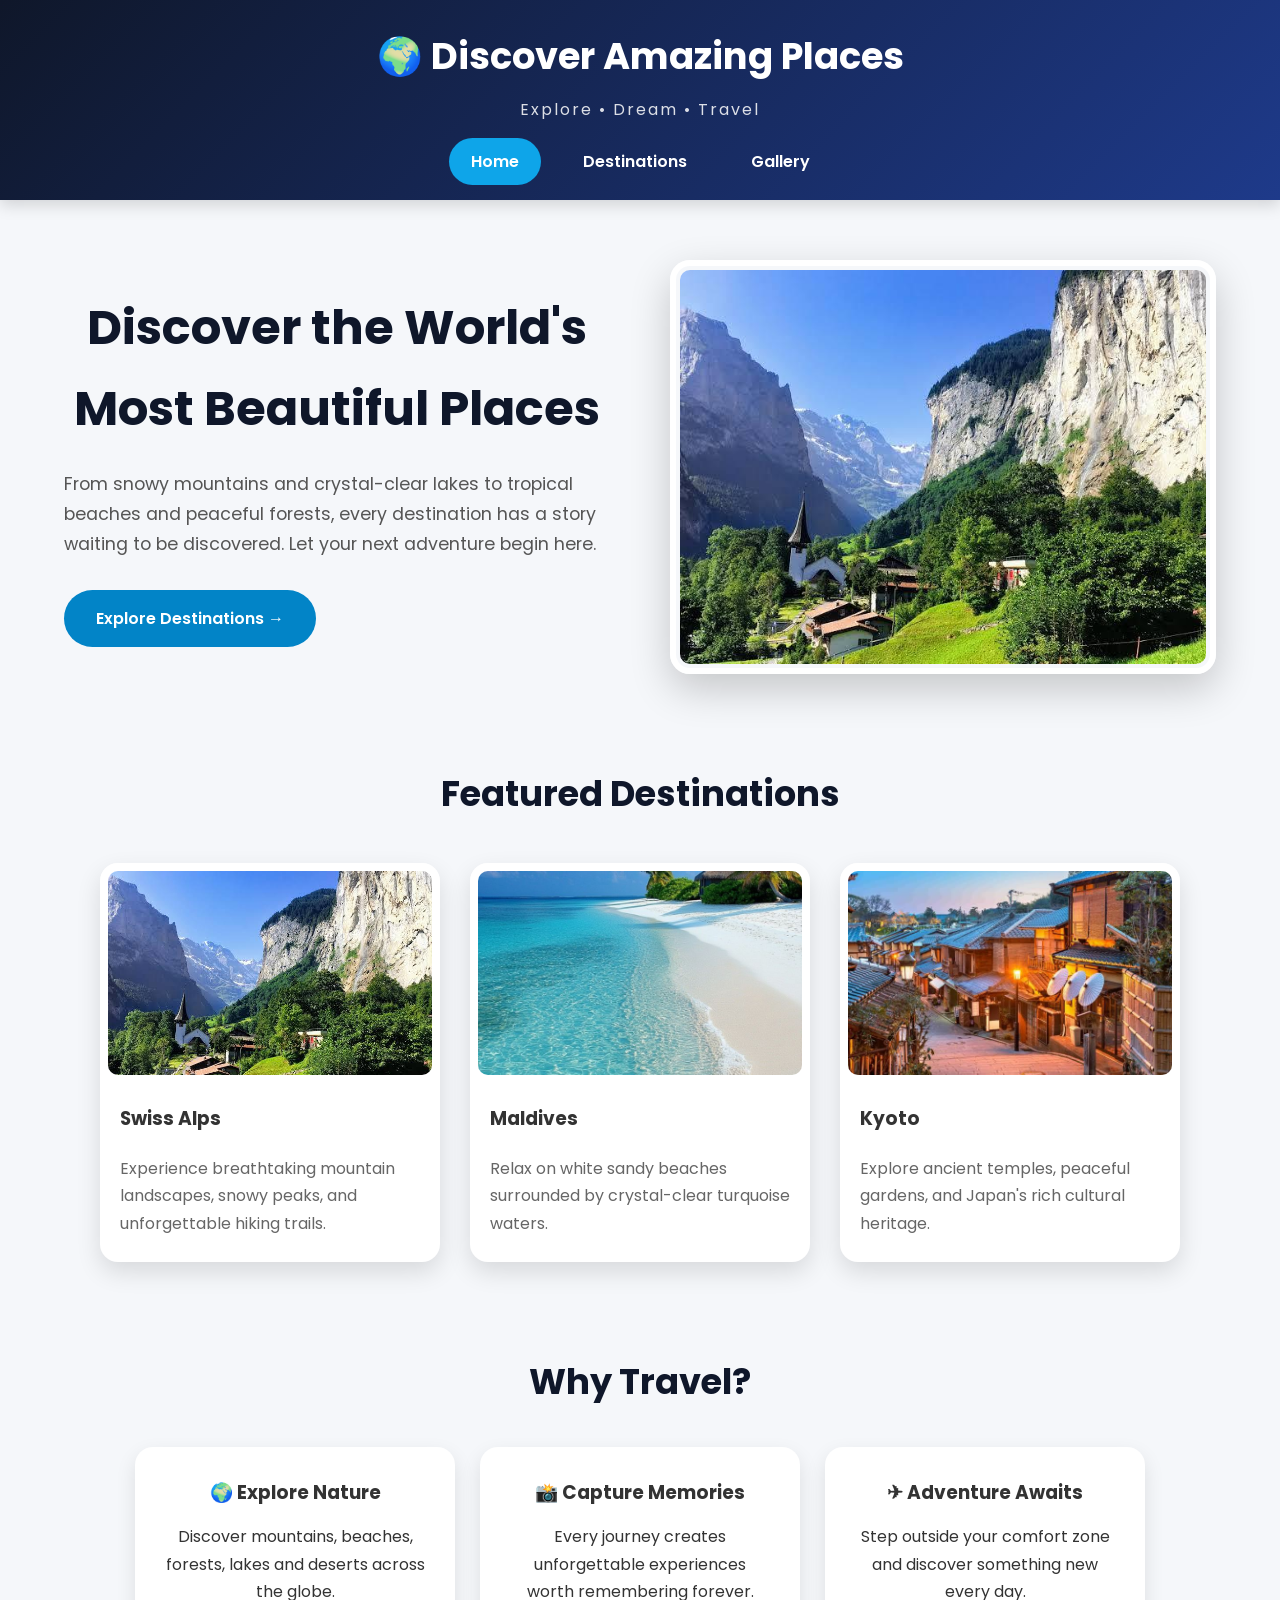
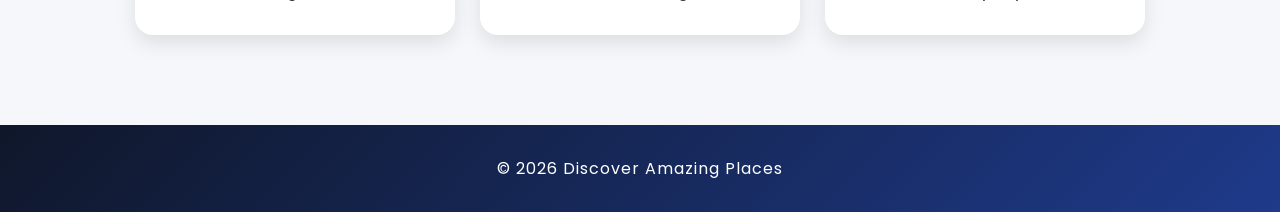
<file: index.html>
<!DOCTYPE html>
<html lang="en">

<head>
    <meta charset="UTF-8">
    <meta name="viewport" content="width=device-width, initial-scale=1.0">
    <title>Discover Amazing Places</title>

    <link rel="stylesheet" href="css/style.css">
</head>

<body>

    <!-- Skip Link -->
    <a href="#main-content" class="skip-link">Skip to Main Content</a>

    <!-- Header -->
    <header>

        <div class="logo">
            <h1>🌍 Discover Amazing Places</h1>
            <p>Explore • Dream • Travel</p>
        </div>

        <!-- Navigation -->
        <nav>
            <ul class="nav-menu">
                <li><a href="index.html" class="active">Home</a></li>
                <li><a href="places.html">Destinations</a></li>
                <li><a href="gallery.html">Gallery</a></li>
            </ul>
        </nav>

    </header>

    <!-- Main Content -->
    <main id="main-content">

        <!-- Hero Section -->
        <section class="hero">

            <div class="hero-text">

                <h2>Discover the World's Most Beautiful Places</h2>

                <p>
                    From snowy mountains and crystal-clear lakes to tropical beaches
                    and peaceful forests, every destination has a story waiting to
                    be discovered. Let your next adventure begin here.
                </p>

                <a href="places.html" class="btn">Explore Destinations →</a>

            </div>

            <div class="hero-image">

                <img src="images/mountain.jpg"
                    alt="Snow-covered mountains during sunrise">

            </div>

        </section>

        <!-- Featured Destinations -->
        <section class="featured">

            <h2>Featured Destinations</h2>

            <div class="featured-cards">

                <article class="card">

                    <img src="images/mountain.jpg"
                        alt="Swiss Alps mountains">

                    <h3>Swiss Alps</h3>

                    <p>
                        Experience breathtaking mountain landscapes,
                        snowy peaks, and unforgettable hiking trails.
                    </p>

                </article>

                <article class="card">

                    <img src="images/beach.jpg"
                        alt="Maldives beach">

                    <h3>Maldives</h3>

                    <p>
                        Relax on white sandy beaches surrounded by
                        crystal-clear turquoise waters.
                    </p>

                </article>

                <article class="card">

                    <img src="images/city.jpg"
                        alt="Kyoto city in Japan">

                    <h3>Kyoto</h3>

                    <p>
                        Explore ancient temples, peaceful gardens,
                        and Japan's rich cultural heritage.
                    </p>

                </article>

            </div>

        </section>

        <!-- Why Travel -->
        <section class="why-travel">

            <h2>Why Travel?</h2>

            <div class="travel-boxes">

                <div class="box">
                    <h3>🌍 Explore Nature</h3>
                    <p>
                        Discover mountains, beaches, forests,
                        lakes and deserts across the globe.
                    </p>
                </div>

                <div class="box">
                    <h3>📸 Capture Memories</h3>
                    <p>
                        Every journey creates unforgettable
                        experiences worth remembering forever.
                    </p>
                </div>

                <div class="box">
                    <h3>✈ Adventure Awaits</h3>
                    <p>
                        Step outside your comfort zone and
                        discover something new every day.
                    </p>
                </div>

            </div>

        </section>

    </main>

    <!-- Footer -->
    <footer>

        <p>
            © 2026 Discover Amazing Places 
        </p>

    </footer>

</body>

</html>
</file>
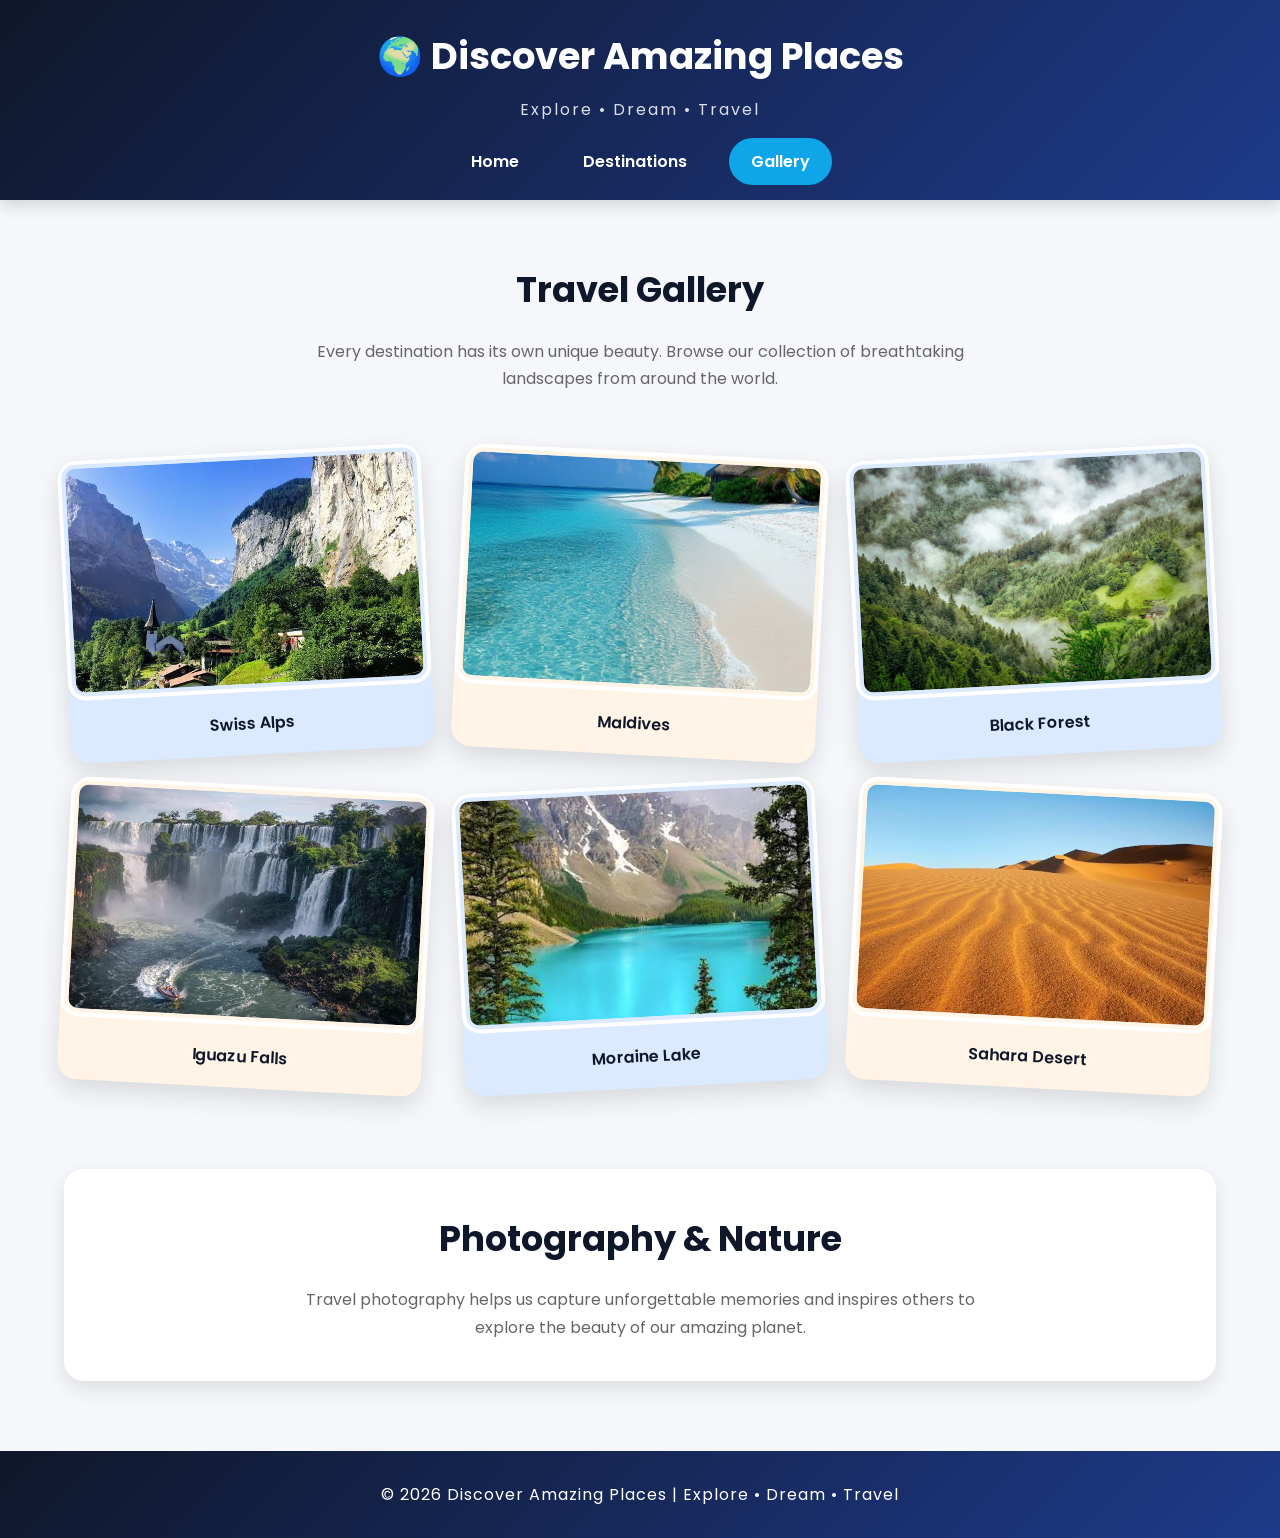
<file: gallery.html>
<!DOCTYPE html>
<html lang="en">

<head>
    <meta charset="UTF-8">
    <meta name="viewport" content="width=device-width, initial-scale=1.0">
    <title>Travel Gallery | Discover Amazing Places</title>

    <link rel="stylesheet" href="css/style.css">
</head>

<body>

    <!-- Skip Link -->
    <a href="#main-content" class="skip-link">Skip to Main Content</a>

    <!-- Header -->
    <header>

        <div class="logo">
            <h1>🌍 Discover Amazing Places</h1>
            <p>Explore • Dream • Travel</p>
        </div>

        <!-- Navigation -->
        <nav>
            <ul class="nav-menu">
                <li><a href="index.html">Home</a></li>
                <li><a href="places.html">Destinations</a></li>
                <li><a href="gallery.html" class="active">Gallery</a></li>
            </ul>
        </nav>

    </header>

    <!-- Main -->
    <main id="main-content">

        <section class="page-banner">

            <h2>Travel Gallery</h2>

            <p>
                Every destination has its own unique beauty.
                Browse our collection of breathtaking landscapes
                from around the world.
            </p>

        </section>

        <section class="gallery">

            <div class="gallery-grid">

                <figure>
                    <img src="images/mountain.jpg" alt="Snowy Swiss Alps">
                    <figcaption>Swiss Alps</figcaption>
                </figure>

                <figure>
                    <img src="images/beach.jpg" alt="Beach in the Maldives">
                    <figcaption>Maldives</figcaption>
                </figure>

                <figure>
                    <img src="images/forest.jpg" alt="Black Forest in Germany">
                    <figcaption>Black Forest</figcaption>
                </figure>

                <figure>
                    <img src="images/waterfall.jpg" alt="Iguazu Falls">
                    <figcaption>Iguazu Falls</figcaption>
                </figure>

                <figure>
                    <img src="images/lake.jpg" alt="Moraine Lake in Canada">
                    <figcaption>Moraine Lake</figcaption>
                </figure>

                <figure>
                    <img src="images/desert.jpg" alt="Sand dunes in the Sahara Desert">
                    <figcaption>Sahara Desert</figcaption>
                </figure>

            </div>

        </section>

        <section class="gallery-info">

            <h2>Photography & Nature</h2>

            <p>
                Travel photography helps us capture unforgettable
                memories and inspires others to explore the beauty
                of our amazing planet.
            </p>

        </section>

    </main>

    <!-- Footer -->
    <footer>

        <p>
            © 2026 Discover Amazing Places |
            Explore • Dream • Travel
        </p>

    </footer>

</body>

</html>
</file>
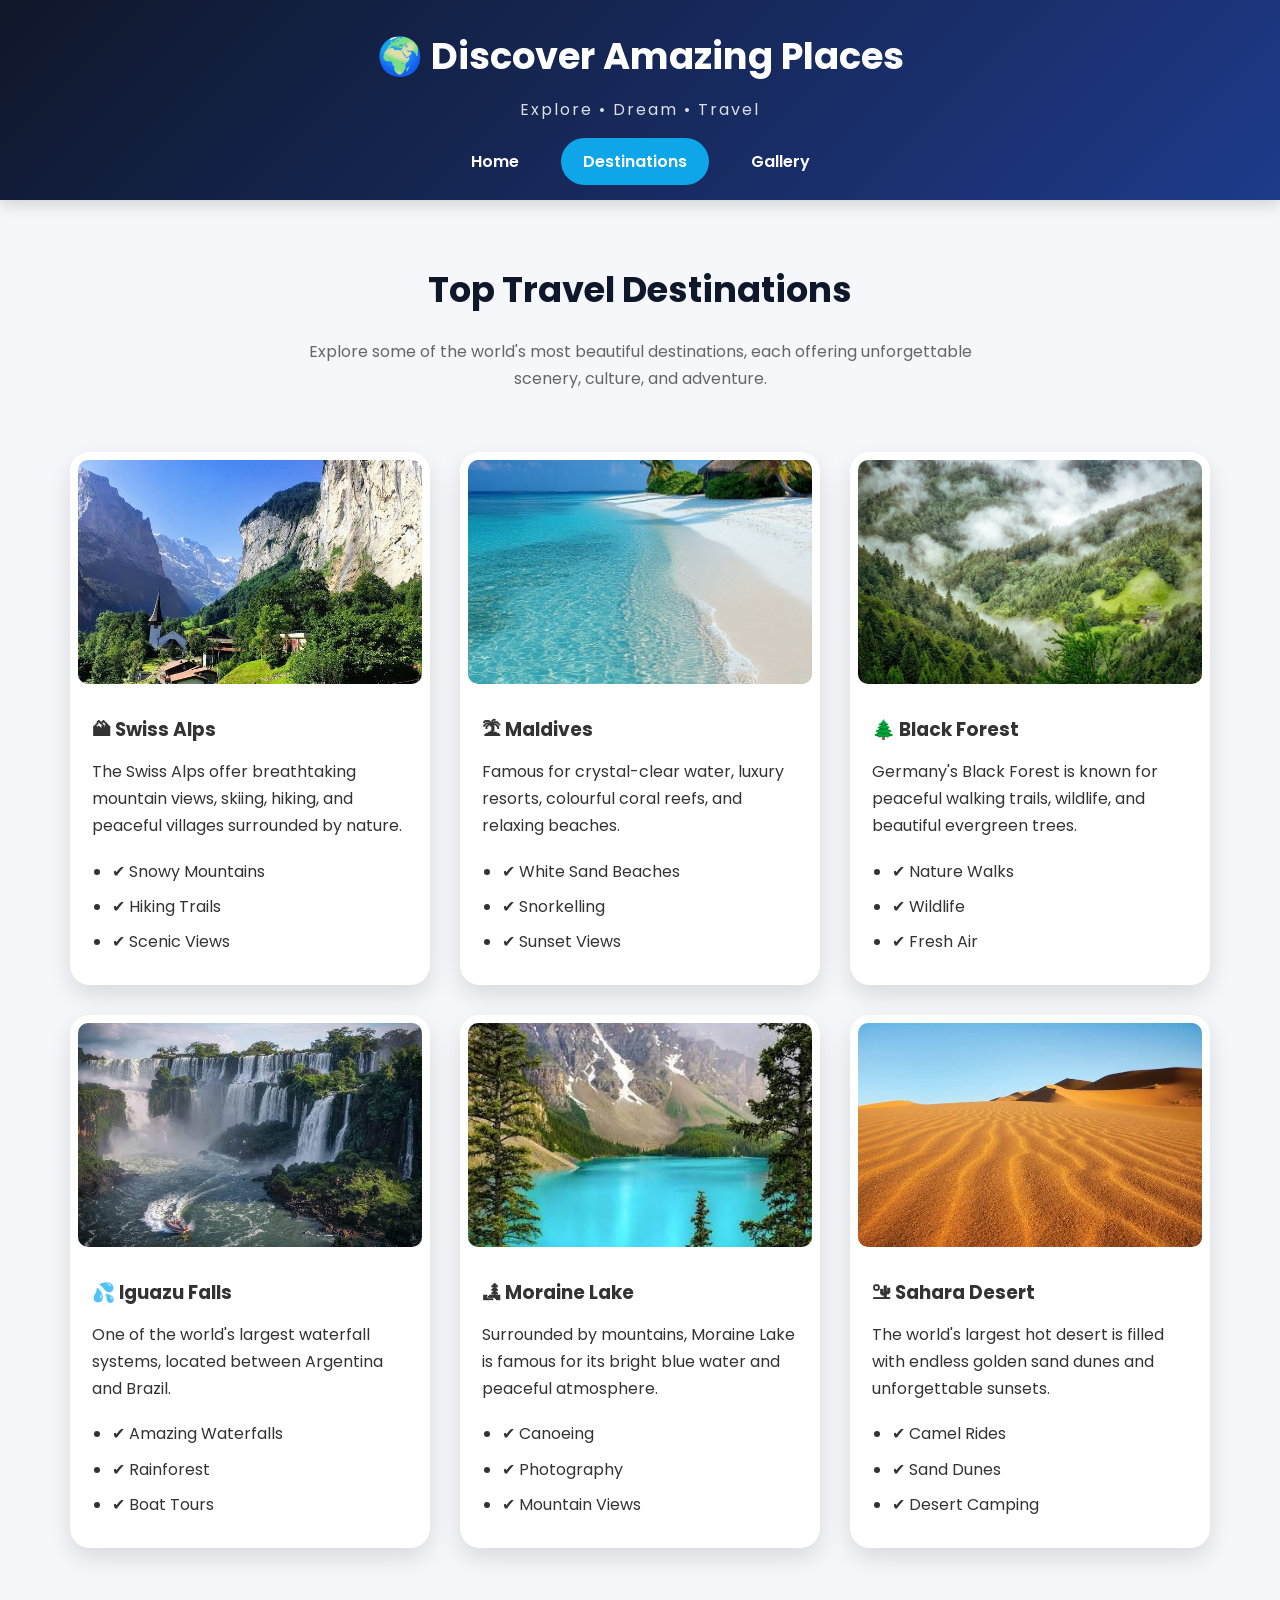
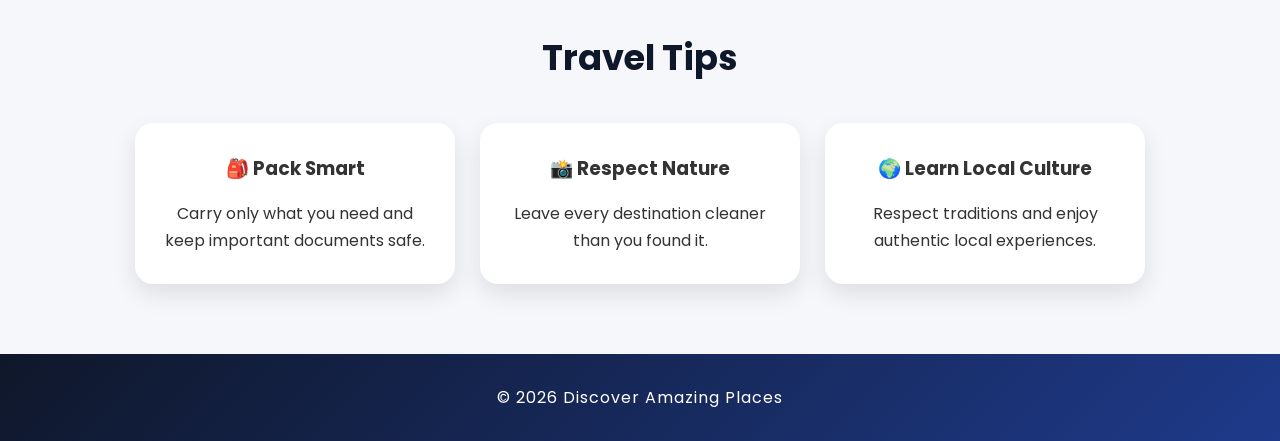
<file: places.html>
<!DOCTYPE html>
<html lang="en">

<head>
    <meta charset="UTF-8">
    <meta name="viewport" content="width=device-width, initial-scale=1.0">
    <title>Top Destinations | Discover Amazing Places</title>

    <link rel="stylesheet" href="css/style.css">
</head>

<body>

    <!-- Skip Link -->
    <a href="#main-content" class="skip-link">Skip to Main Content</a>

    <!-- Header -->
    <header>

        <div class="logo">
            <h1>🌍 Discover Amazing Places</h1>
            <p>Explore • Dream • Travel</p>
        </div>

        <!-- Navigation -->
        <nav>
            <ul class="nav-menu">
                <li><a href="index.html">Home</a></li>
                <li><a href="places.html" class="active">Destinations</a></li>
                <li><a href="gallery.html">Gallery</a></li>
            </ul>
        </nav>

    </header>

    <!-- Main Content -->
    <main id="main-content">

        <section class="page-banner">
            <h2>Top Travel Destinations</h2>

            <p>
                Explore some of the world's most beautiful destinations,
                each offering unforgettable scenery, culture, and adventure.
            </p>
        </section>

        <section class="destinations">

            <article class="destination-card">

                <img src="images/mountain.jpg"
                    alt="Snow-covered Swiss Alps">

                <div class="card-content">

                    <h3>🏔 Swiss Alps</h3>

                    <p>
                        The Swiss Alps offer breathtaking mountain views,
                        skiing, hiking, and peaceful villages surrounded by nature.
                    </p>

                    <ul>
                        <li>✔ Snowy Mountains</li>
                        <li>✔ Hiking Trails</li>
                        <li>✔ Scenic Views</li>
                    </ul>

                </div>

            </article>

            <article class="destination-card">

                <img src="images/beach.jpg"
                    alt="White sand beach in the Maldives">

                <div class="card-content">

                    <h3>🏝 Maldives</h3>

                    <p>
                        Famous for crystal-clear water, luxury resorts,
                        colourful coral reefs, and relaxing beaches.
                    </p>

                    <ul>
                        <li>✔ White Sand Beaches</li>
                        <li>✔ Snorkelling</li>
                        <li>✔ Sunset Views</li>
                    </ul>

                </div>

            </article>

            <article class="destination-card">

                <img src="images/forest.jpg"
                    alt="Green forest with tall trees">

                <div class="card-content">

                    <h3>🌲 Black Forest</h3>

                    <p>
                        Germany's Black Forest is known for peaceful walking
                        trails, wildlife, and beautiful evergreen trees.
                    </p>

                    <ul>
                        <li>✔ Nature Walks</li>
                        <li>✔ Wildlife</li>
                        <li>✔ Fresh Air</li>
                    </ul>

                </div>

            </article>

            <article class="destination-card">

                <img src="images/waterfall.jpg"
                    alt="Large waterfall surrounded by nature">

                <div class="card-content">

                    <h3>💦 Iguazu Falls</h3>

                    <p>
                        One of the world's largest waterfall systems,
                        located between Argentina and Brazil.
                    </p>

                    <ul>
                        <li>✔ Amazing Waterfalls</li>
                        <li>✔ Rainforest</li>
                        <li>✔ Boat Tours</li>
                    </ul>

                </div>

            </article>

            <article class="destination-card">

                <img src="images/lake.jpg"
                    alt="Beautiful Moraine Lake in Canada">

                <div class="card-content">

                    <h3>🏞 Moraine Lake</h3>

                    <p>
                        Surrounded by mountains, Moraine Lake is famous
                        for its bright blue water and peaceful atmosphere.
                    </p>

                    <ul>
                        <li>✔ Canoeing</li>
                        <li>✔ Photography</li>
                        <li>✔ Mountain Views</li>
                    </ul>

                </div>

            </article>

            <article class="destination-card">

                <img src="images/desert.jpg"
                    alt="Golden sand dunes in the Sahara Desert">

                <div class="card-content">

                    <h3>🏜 Sahara Desert</h3>

                    <p>
                        The world's largest hot desert is filled with
                        endless golden sand dunes and unforgettable sunsets.
                    </p>

                    <ul>
                        <li>✔ Camel Rides</li>
                        <li>✔ Sand Dunes</li>
                        <li>✔ Desert Camping</li>
                    </ul>

                </div>

            </article>

        </section>

        <section class="travel-tips">

            <h2>Travel Tips</h2>

            <div class="tips-container">

                <div class="tip">
                    <h3>🎒 Pack Smart</h3>
                    <p>Carry only what you need and keep important documents safe.</p>
                </div>

                <div class="tip">
                    <h3>📸 Respect Nature</h3>
                    <p>Leave every destination cleaner than you found it.</p>
                </div>

                <div class="tip">
                    <h3>🌍 Learn Local Culture</h3>
                    <p>Respect traditions and enjoy authentic local experiences.</p>
                </div>

            </div>

        </section>

    </main>

    <!-- Footer -->
    <footer>

        <p>
            © 2026 Discover Amazing Places 
        </p>

    </footer>

</body>

</html>
</file>
<file: css/style.css>
/* ===========================
   GOOGLE FONT
=========================== */
@import url('https://fonts.googleapis.com/css2?family=Poppins:wght@300;400;500;600;700&display=swap');

/* ===========================
   RESET
=========================== */

*{
    margin:0;
    padding:0;
    box-sizing:border-box;
}

html{
    scroll-behavior:smooth;
}

body{
    font-family:'Poppins',sans-serif;
    background:#f5f7fa;
    color:#333;
    line-height:1.7;
}

/* ===========================
   SKIP LINK
=========================== */

.skip-link{
    position:absolute;
    left:20px;
    top:-60px;
    background:#0f172a;
    color:#fff;
    padding:12px 18px;
    text-decoration:none;
    border-radius:8px;
    font-weight:600;
    transition:.3s;
    z-index:1000;
}

.skip-link:focus{
    top:20px;
}

/* ===========================
   HEADER
=========================== */

header{
    background:linear-gradient(135deg,#0f172a,#1e3a8a);
    color:white;
    padding:25px 8%;
    box-shadow:0 5px 15px rgba(0,0,0,.15);
}

.logo{
    text-align:center;
}

.logo h1{
    font-size:2.3rem;
    margin-bottom:8px;
}

.logo p{
    opacity:.85;
    letter-spacing:2px;
}

/* ===========================
   NAVIGATION
=========================== */

nav{
    margin-top:25px;
}

.nav-menu{
    display:flex;
    justify-content:center;
    align-items:center;
    list-style:none;
    gap:20px;
    flex-wrap:wrap;
}

.nav-menu a{

    color:white;
    text-decoration:none;
    padding:12px 22px;
    border-radius:30px;
    font-weight:600;
    transition:.35s;

}

.nav-menu a:hover{

    background:white;
    color:#1e3a8a;
    transform:translateY(-3px);

}

.active{

    background:#0ea5e9;
    color:white !important;

}

/* ===========================
   MAIN
=========================== */

main{

    width:90%;
    max-width:1250px;
    margin:60px auto;

}

/* ===========================
   HERO
=========================== */

.hero{

    display:flex;
    justify-content:space-between;
    align-items:center;
    gap:60px;
    margin-bottom:90px;
    flex-wrap:wrap;

}

.hero-text{

    flex:1;

}

.hero-text h2{

    font-size:3rem;
    color:#0f172a;
    margin-bottom:20px;

}

.hero-text p{

    font-size:1.1rem;
    margin-bottom:30px;
    color:#555;

}

/* ===========================
   BUTTON
=========================== */

.btn{

    display:inline-block;
    background:#0284c7;
    color:white;
    text-decoration:none;
    padding:15px 32px;
    border-radius:40px;
    font-weight:600;
    transition:.35s;

}

.btn:hover{

    background:#f97316;
    transform:translateY(-4px);

}

/* ===========================
   HERO IMAGE
=========================== */

.hero-image{

    flex:1;

}

.hero-image img{

    width:100%;
    border-radius:20px;
    border:6px solid white;
    box-shadow:0 15px 40px rgba(0,0,0,.2);

}

/* ===========================
   GLOBAL IMAGE STYLE
=========================== */

img{

    width:100%;
    display:block;
    border-radius:18px;
    border:4px solid white;
    padding:4px;
    transition:.4s;
    object-fit:cover;

}

img:hover{

    transform: scale(1.1) rotate(2deg);
    box-shadow: 0 18px 40px rgba(0,0,0,.35);

}

/* ===========================
   SECTION TITLES
=========================== */

section h2{

    text-align:center;
    font-size:2.2rem;
    color:#0f172a;
    margin-bottom:18px;

}

.page-banner{

    text-align:center;
    margin-bottom:60px;

}

.page-banner p{

    max-width:700px;
    margin:auto;
    color:#666;

}

/* ===========================
   FEATURED CARDS
=========================== */

.featured{

    margin-bottom:90px;

}

.featured-cards{

    display:flex;
    justify-content:center;
    gap:30px;
    flex-wrap:wrap;
    margin-top:40px;

}

.card{

    background:white;
    width:340px;
    border-radius:18px;
    overflow:hidden;
    box-shadow:0 10px 25px rgba(0,0,0,.12);
    transition:.35s;

}

.card:hover{

    transform:translateY(-10px);

}

.card img{

    height:220px;

}

.card h3{

    margin:20px;

}

.card p{

    margin:0 20px 25px;
    color:#666;

}

/* ===========================
   WHY TRAVEL
=========================== */

.why-travel{

    margin-bottom:90px;

}

.travel-boxes{

    display:flex;
    gap:25px;
    flex-wrap:wrap;
    justify-content:center;
    margin-top:35px;

}

.box{

    background:white;
    width:320px;
    padding:30px;
    border-radius:18px;
    text-align:center;
    box-shadow:0 8px 20px rgba(0,0,0,.1);
    transition:.35s;

}

.box:hover{

    background:#0284c7;
    color:white;
    transform:translateY(-8px);

}

.box p{

    margin-top:15px;

}

/* ===========================
   DESTINATION CARDS
=========================== */

.destinations{

    display:flex;
    flex-wrap:wrap;
    gap:30px;
    justify-content:center;

}

.destination-card{

    width:360px;
    background:white;
    border-radius:20px;
    overflow:hidden;
    box-shadow:0 10px 25px rgba(0,0,0,.12);
    transition:.35s;

}

.destination-card:hover{

    transform:translateY(-10px);

}

.destination-card img{

    height:240px;

}

.card-content{

    padding:22px;

}

.card-content h3{

    margin-bottom:12px;

}

.card-content ul{

    margin-top:18px;
    margin-left:20px;

}

.card-content li{

    margin-bottom:8px;

}
/* ===========================
   GALLERY
=========================== */

.gallery {
    margin-bottom: 80px;
}

.gallery-grid {
    display: grid;
    grid-template-columns: repeat(3, 1fr);
    gap: 30px;
    margin-top: 40px;
}

.gallery-grid figure {
    background: white;
    border-radius: 20px;
    overflow: hidden;
    box-shadow: 0 10px 25px rgba(0,0,0,0.12);
    transition: 0.4s;
}

.gallery-grid figure:hover {
    transform: translateY(-10px);
}

.gallery-grid img {
    height: 240px;
}

/* nth-child Requirement */
.gallery-grid figure:nth-child(odd) {
    background: #dbeafe;
    transform: rotate(-3deg);
}

.gallery-grid figure:nth-child(even) {
    background: #fff4e6;
    transform: rotate(3deg);
}

.gallery-grid figcaption {
    padding: 18px;
    text-align: center;
    font-weight: 600;
    color: #0f172a;
}

/* ===========================
   GALLERY INFO
=========================== */

.gallery-info {
    background: white;
    margin-top: 70px;
    padding: 40px;
    border-radius: 20px;
    text-align: center;
    box-shadow: 0 8px 20px rgba(0,0,0,0.1);
}

.gallery-info p {
    max-width: 700px;
    margin: 15px auto 0;
    color: #666;
}

/* ===========================
   TRAVEL TIPS
=========================== */

.travel-tips {
    margin-top: 80px;
}

.tips-container {
    display: flex;
    justify-content: center;
    gap: 25px;
    flex-wrap: wrap;
    margin-top: 35px;
}

.tip {
    width: 320px;
    background: white;
    padding: 30px;
    border-radius: 18px;
    text-align: center;
    box-shadow: 0 10px 25px rgba(0,0,0,.1);
    transition: 0.3s;
}

.tip:hover {
    background: #0ea5e9;
    color: white;
    transform: translateY(-8px);
}

.tip h3 {
    margin-bottom: 15px;
}

/* ===========================
   FOOTER
=========================== */

footer {
    background: linear-gradient(135deg,#0f172a,#1e3a8a);
    color: white;
    text-align: center;
    padding: 30px;
    margin-top: 70px;
}

footer p {
    letter-spacing: 1px;
}

/* ===========================
   RESPONSIVE DESIGN
=========================== */

@media (max-width: 992px) {

    .hero {
        flex-direction: column;
        text-align: center;
    }

    .hero-text h2 {
        font-size: 2.4rem;
    }

    .featured-cards,
    .travel-boxes,
    .tips-container,
    .destinations {
        justify-content: center;
    }

}

@media (max-width: 768px) {

    .logo h1 {
        font-size: 1.8rem;
    }

    .nav-menu {
        flex-direction: column;
        gap: 12px;
    }

    .hero-text h2 {
        font-size: 2rem;
    }

    .card,
    .box,
    .tip,
    .destination-card {
        width: 100%;
    }

    .gallery-grid {
        grid-template-columns: 1fr;
    }

    main {
        width: 95%;
    }

}

@media (max-width: 480px) {

    .hero-text h2 {
        font-size: 1.6rem;
    }

    .btn {
        display: block;
        text-align: center;
    }

    .page-banner h2,
    section h2 {
        font-size: 1.7rem;
    }

}
.skip-link{
    position:absolute;
    left:-9999px;
    top:auto;
}

.skip-link:focus{
    left:20px;
    top:20px;
}
.nav-menu a:focus{
    outline:3px solid yellow;
    outline-offset:3px;
}
</file>
